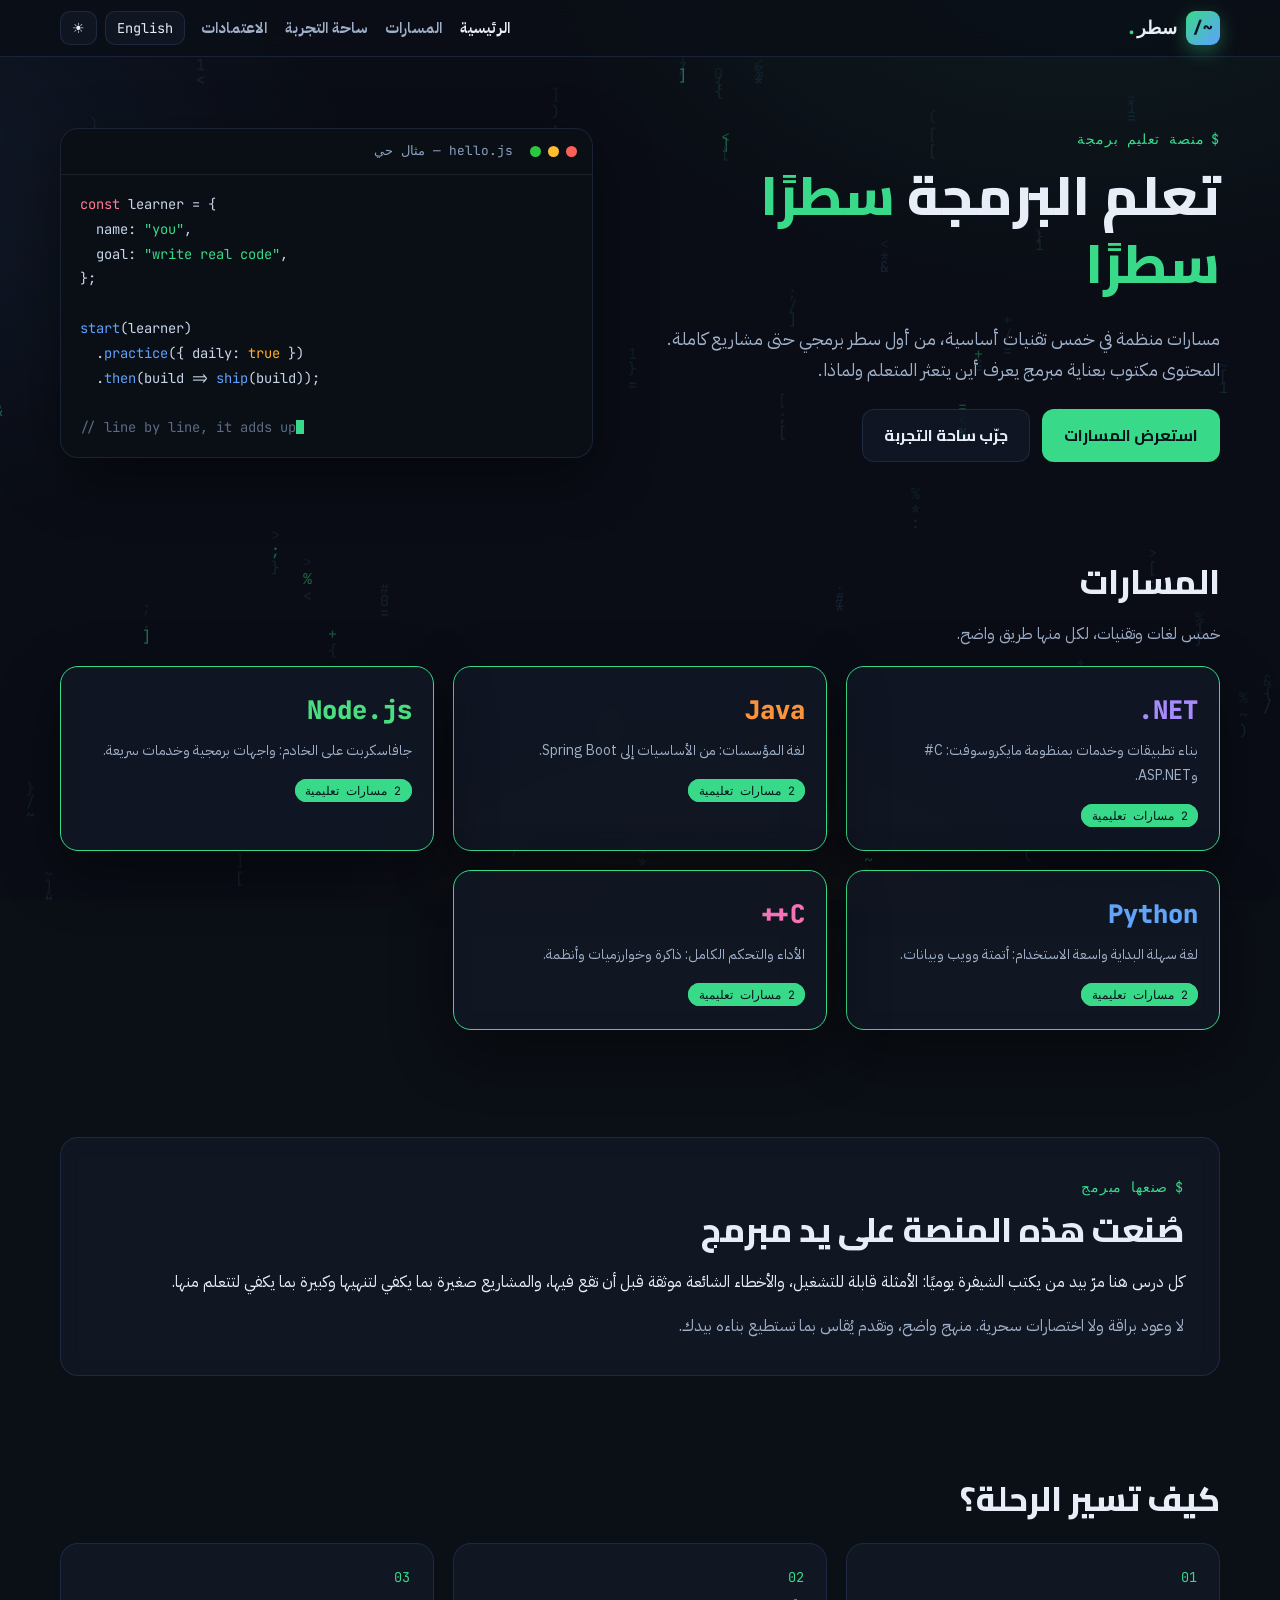
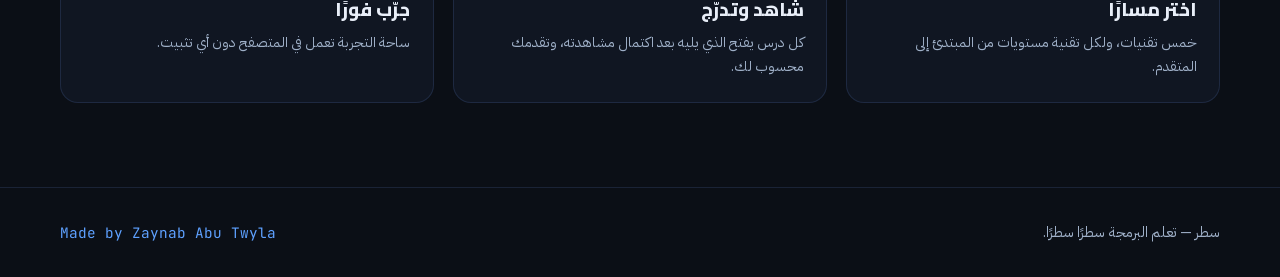
<file: index.html>
<!doctype html>
<html lang="ar" dir="rtl">
<head>
<meta charset="utf-8">
<meta name="viewport" content="width=device-width, initial-scale=1">
<title>سطر — تعلم البرمجة سطرًا سطرًا</title>
<meta name="description" content="منصة تعليم برمجة بمسارات منظمة في خمس تقنيات: .NET وجافا وNode.js وبايثون وC++.">
<script>try{var _l=JSON.parse(localStorage.getItem('satr_lang')||'"ar"');document.documentElement.lang=_l;document.documentElement.dir=_l==='ar'?'rtl':'ltr';}catch(e){}</script>
<link rel="stylesheet" href="assets/fonts/fonts.css">
<link rel="stylesheet" href="assets/css/style.css">
</head>
<body data-page="index" data-theme="dark">
<script>try{document.body.dataset.theme=JSON.parse(localStorage.getItem('satr_theme')||'"dark"')}catch(e){}</script>
<main class="wrap">
  <section class="hero">
    <div>
      <span class="kicker" data-t="hero.kicker">منصة تعليم برمجة</span>
      <h1 id="heroTitle"></h1>
      <p class="lede" id="heroLede"></p>
      <div class="hero-cta">
        <a class="btn btn-acc" href="courses.html" id="cta1"></a>
        <a class="btn btn-ghost" href="playground.html" id="cta2"></a>
      </div>
    </div>
    <div class="term" aria-label="code example">
      <div class="term-bar"><span class="dot r"></span><span class="dot y"></span><span class="dot g"></span><span class="term-title" id="termTitle"></span></div>
      <pre id="termCode"><span class="tk-k">const</span> learner = {
  name: <span class="tk-s">"you"</span>,
  goal: <span class="tk-s">"write real code"</span>,
};

<span class="tk-f">start</span>(learner)
  .<span class="tk-f">practice</span>({ daily: <span class="tk-n">true</span> })
  .<span class="tk-f">then</span>(build =&gt; <span class="tk-f">ship</span>(build));

<span class="tk-c">// line by line, it adds up</span><span class="caret"></span></pre>
    </div>
  </section>

  <section id="tracksSec">
    <h2 id="tracksH"></h2>
    <p class="muted" id="tracksSub"></p>
    <div class="grid g3" id="tracksGrid" style="margin-top:1.4rem"></div>
  </section>

  <section id="storySec">
    <div class="card" style="padding:2.2rem">
      <span class="kicker" id="storyKick"></span>
      <h2 id="storyT"></h2>
      <p id="storyP1"></p>
      <p class="muted" id="storyP2" style="margin-bottom:0"></p>
    </div>
  </section>

  <section>
    <h2 id="howH"></h2>
    <div class="story" id="stepsGrid" style="margin-top:1.4rem"></div>
  </section>
</main>
<script src="assets/js/data.js"></script>
<script src="assets/js/i18n.js"></script>
<script src="assets/js/app.js"></script>
<script>
window.PAGE_INIT=function(){
  const A=window.SATR_APP,t=A.T(),esc=A.esc;
  document.title=(A.lang()==='ar'?'سطر':'Satr')+' — '+t.tagline;
  document.getElementById('heroTitle').innerHTML=t.hero.title.replace('<em>','<em style="color:var(--acc);font-style:normal">');
  document.getElementById('heroLede').textContent=t.hero.lede;
  document.getElementById('cta1').textContent=t.hero.cta1;
  document.getElementById('cta2').textContent=t.hero.cta2;
  document.getElementById('termTitle').textContent=t.terminal.title;
  document.getElementById('tracksH').textContent=t.sections.tracks;
  document.getElementById('tracksSub').textContent=t.sections.tracksSub;
  const L=A.lang();
  document.getElementById('tracksGrid').innerHTML=window.SATR.tracks.map(tr=>{
    const count=window.SATR.courses.filter(c=>c.track===tr.id).length;
    return `<a class="card hov" href="courses.html?track=${tr.id}" style="color:inherit">
      <div class="mono" style="font-size:1.6rem;font-weight:800;color:${tr.color}">${esc(tr.name)}</div>
      <p class="muted small" style="margin:.4rem 0 .8rem">${esc(tr.blurb[L])}</p>
      <span class="tag on">${count} ${A.lang()==='ar'?'مسارات تعليمية':'courses'}</span></a>`;
  }).join('');
  document.getElementById('storyKick').textContent=t.sections.story;
  document.getElementById('storyT').textContent=t.story.title;
  document.getElementById('storyP1').textContent=t.story.p1;
  document.getElementById('storyP2').textContent=t.story.p2;
  document.getElementById('howH').textContent=t.sections.how;
  document.getElementById('stepsGrid').innerHTML=t.steps.map(s=>`<div class="step"><h3>${esc(s.t)}</h3><p class="muted small" style="margin:0">${esc(s.d)}</p></div>`).join('');
};
</script>
</body>
</html>
</file>
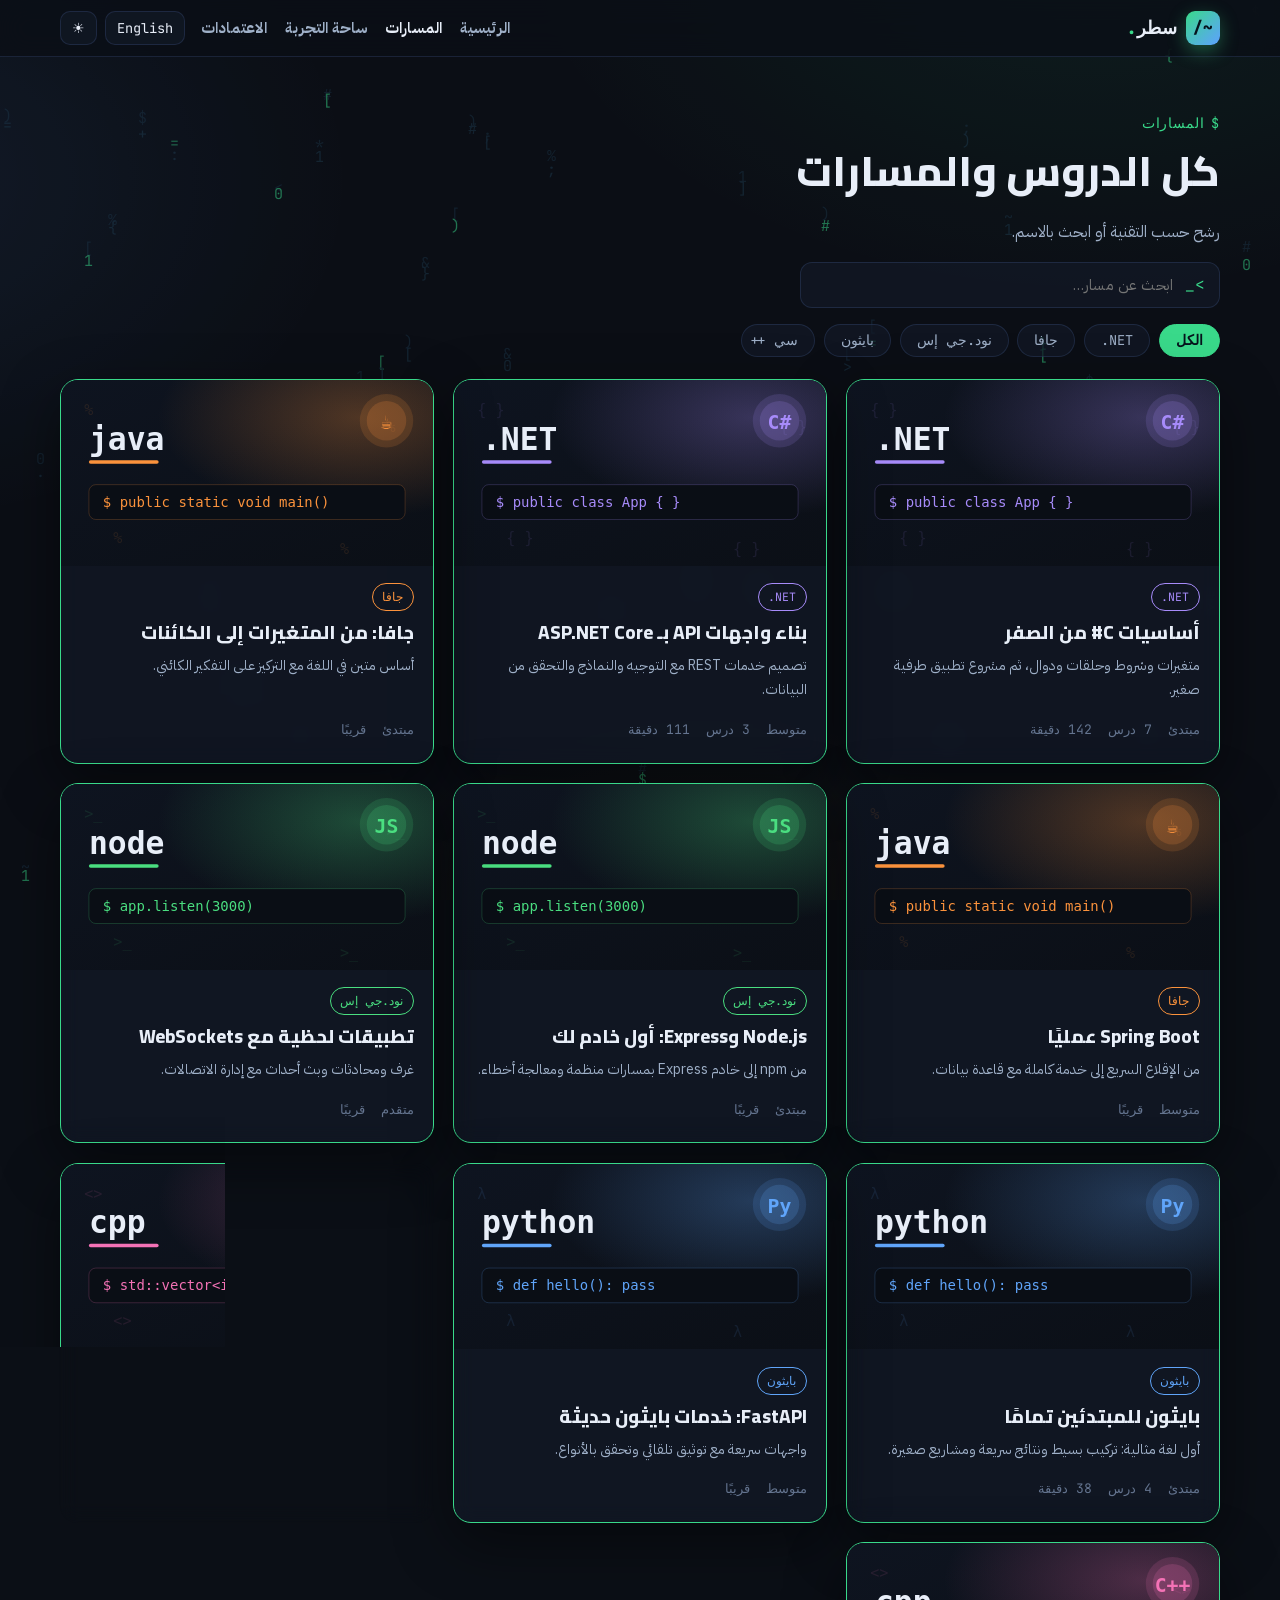
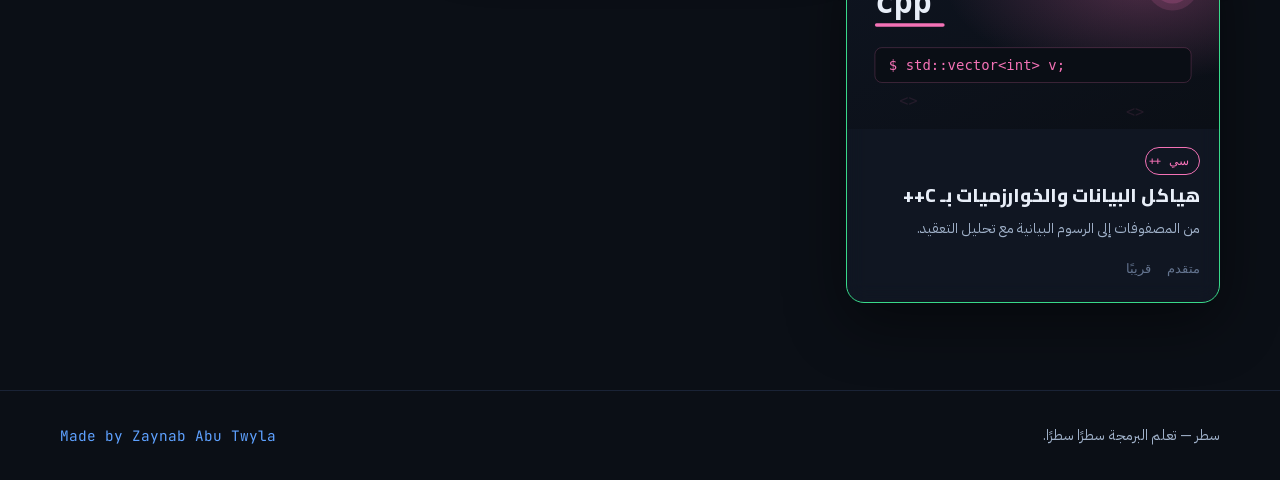
<file: course.html>
<!doctype html>
<html lang="ar" dir="rtl">
<head>
<meta charset="utf-8">
<meta name="viewport" content="width=device-width, initial-scale=1">
<title>المسار — سطر</title>
<script>try{var _l=JSON.parse(localStorage.getItem('satr_lang')||'"ar"');document.documentElement.lang=_l;document.documentElement.dir=_l==='ar'?'rtl':'ltr';}catch(e){}</script>
<link rel="stylesheet" href="assets/fonts/fonts.css">
<link rel="stylesheet" href="assets/css/style.css">
</head>
<body data-page="courses" data-theme="dark">
<script>try{document.body.dataset.theme=JSON.parse(localStorage.getItem('satr_theme')||'"dark"')}catch(e){}</script>
<main class="wrap" id="main"></main>
<script src="assets/js/data.js"></script>
<script src="assets/js/i18n.js"></script>
<script src="assets/js/app.js"></script>
<script>
window.PAGE_INIT=function(){
  const A=window.SATR_APP,t=A.T(),esc=A.esc,L=A.lang();
  const id=new URLSearchParams(location.search).get('id');
  const c=window.SATR.courses.find(x=>x.id===id);
  if(!c){location.replace('courses.html');return}
  const tr=A.trackOf(c.track), tt=A.totals(c);
  const fl=A.flatLessons(c);
  const pct=A.coursePct(c);
  const firstOpen=fl.find(l=>A.isUnlocked(c,l.flat)&&!A.prog.get(c.id,l.flat).done);
  const startLabel=pct>0?t.course.continueFrom:t.course.enroll;
  document.title=c.title[L]+' — '+t.brand;
  const hl=s=>{
    const strs=[];
    let out=esc(s).replace(/(&quot;.*?&quot;|"[^"\n]*"|'[^'\n]*')/g,m=>{strs.push(m);return '\u0001'+String.fromCharCode(65+strs.length-1)+'\u0001';});
    out=out.replace(/\b(const|let|function|return|import|from|export|new|static|void|public|private|int|string|for|while|if|else|using|namespace|def|async|await|record|this|true|false|null|None)\b/g,'<span class="tk-k">$1</span>')
           .replace(/\b(\d+(?:\.\d+)?)\b/g,'<span class="tk-n">$1</span>');
    return out.replace(/\u0001([A-Z])\u0001/g,(m,ch)=>'<span class="tk-s">'+strs[ch.charCodeAt(0)-65]+'</span>');
  };
  document.getElementById('main').innerHTML=`
  <section>
    <a href="courses.html" class="mono small">&larr; ${esc(t.course.back)}</a>
    <div class="detail-head" style="margin-top:1.2rem">
      <div>
        <span class="tag" style="border-color:${tr.color};color:${tr.color}">${esc(tr[L]||tr.name)}</span>
        <h1 style="margin:.6rem 0 .4rem">${esc(c.title[L])}</h1>
        <p class="muted">${esc(c.desc[L])}</p>
        <div class="meta" style="margin:.6rem 0 .8rem;padding:0">
          <span>${esc(t.course.level)}: ${esc(c.level[L])}</span>
          ${tt.lessons?`<span>${tt.lessons} ${esc(t.course.lessons)}</span><span>${esc(t.course.total)}: ~${tt.mins} ${esc(t.course.mins)}</span>`:`<span>${esc(t.course.soon)}</span>`}
        </div>
        ${pct===null?'':`<div class="cprog-block">
          <div class="cprog-label"><span>${esc(t.course.progress)}</span><span class="mono">${pct}%</span></div>
          <div class="cprog"><i style="width:${pct}%"></i></div>
        </div>`}
        <h2 style="font-size:1.3rem;margin-top:1.6rem">${esc(t.course.syllabus)}</h2>
        <div class="syllabus" id="syl"></div>
      </div>
      <div>
        <img src="assets/img/cover-${c.track}.svg" alt="" style="border-radius:var(--r);border:1px solid var(--card-brd);width:100%">
        ${c.ytCourse?`<div class="card" style="margin-top:1rem">
          <h3 style="margin:0 0 .6rem;font-size:1.05rem">${esc(t.course.fullVideo)}</h3>
          <div class="yt-mount"><iframe src="https://www.youtube.com/embed/${c.ytCourse.id}?rel=0" title="${esc(c.title[L])}" allow="accelerometer; autoplay; clipboard-write; encrypted-media; gyroscope; picture-in-picture" allowfullscreen></iframe></div>
          <div class="src-note">${esc(t.lesson.source)}: <a href="https://www.youtube.com/watch?v=${c.ytCourse.id}" target="_blank" rel="noopener">${esc(c.ytCourse.src)}</a></div>
        </div>`:''}
        <div class="card" style="margin-top:1rem">
          <a class="btn btn-acc" href="lesson.html?course=${c.id}&l=${firstOpen?firstOpen.flat:0}" style="width:100%;justify-content:center">${esc(startLabel)}</a>
          <a class="btn btn-ghost" href="playground.html" style="width:100%;justify-content:center;margin-top:.6rem">${esc(t.course.practice)}</a>
        </div>
      </div>
    </div>
    <h2 style="font-size:1.3rem;margin-top:2.2rem">${esc(t.course.sample)}</h2>
    <div class="codeblock">
      <div class="cb-head"><span>sample.${c.track==='cpp'?'cpp':c.track==='python'?'py':c.track==='java'?'java':c.track==='dotnet'?'cs':'js'}</span>
        <button class="copy-btn" id="copyBtn">${esc(t.course.copy)}</button></div>
      <pre id="codePre">${hl(c.sample)}</pre>
    </div>
  </section>`;
  const syl=document.getElementById('syl');
  syl.innerHTML=c.syllabus.map((u,i)=>{
    const items=u.lessons.map((l,li)=>{
      const les=fl.find(x=>x.ui===i&&x.li===li);
      const rec=A.prog.get(c.id,les.flat), open=A.isUnlocked(c,les.flat);
      const state=rec.done?`<span class="ls done">✓ ${esc(t.course.done)}</span>`
        :!les.yt?`<span class="ls soon">${esc(t.course.soon)}</span>`
        :!open?`<span class="ls locked">🔒</span>`
        :rec.pct>0?`<span class="ls wip">${Math.round(rec.pct)}%</span>`:'';
      const inner=`<span class="lt">${esc(l[L==='ar'?0:1])}</span><span class="ld">${les.yt?esc(l[2]):''} ${state}</span>`;
      return `<li>${(open||!les.yt)?`<a href="lesson.html?course=${c.id}&l=${les.flat}">${inner}</a>`:`<span class="lk" title="${esc(t.course.locked)}">${inner}</span>`}</li>`;
    }).join('');
    return `<div class="unit">
      <button data-i="${i}"><span>${esc(u[L])}</span><span class="mono" style="color:var(--acc)">▾</span></button>
      <ol style="display:${i===0?'block':'none'}">${items}</ol>
    </div>`;
  }).join('');
  syl.querySelectorAll('button').forEach(b=>b.onclick=()=>{
    const ol=b.parentElement.querySelector('ol');
    ol.style.display=ol.style.display==='none'?'block':'none';
  });
  document.getElementById('copyBtn').onclick=function(){
    navigator.clipboard&&navigator.clipboard.writeText(c.sample);
    this.textContent=t.course.copied; setTimeout(()=>this.textContent=t.course.copy,1500);
  };
};
</script>
</body>
</html>
</file>
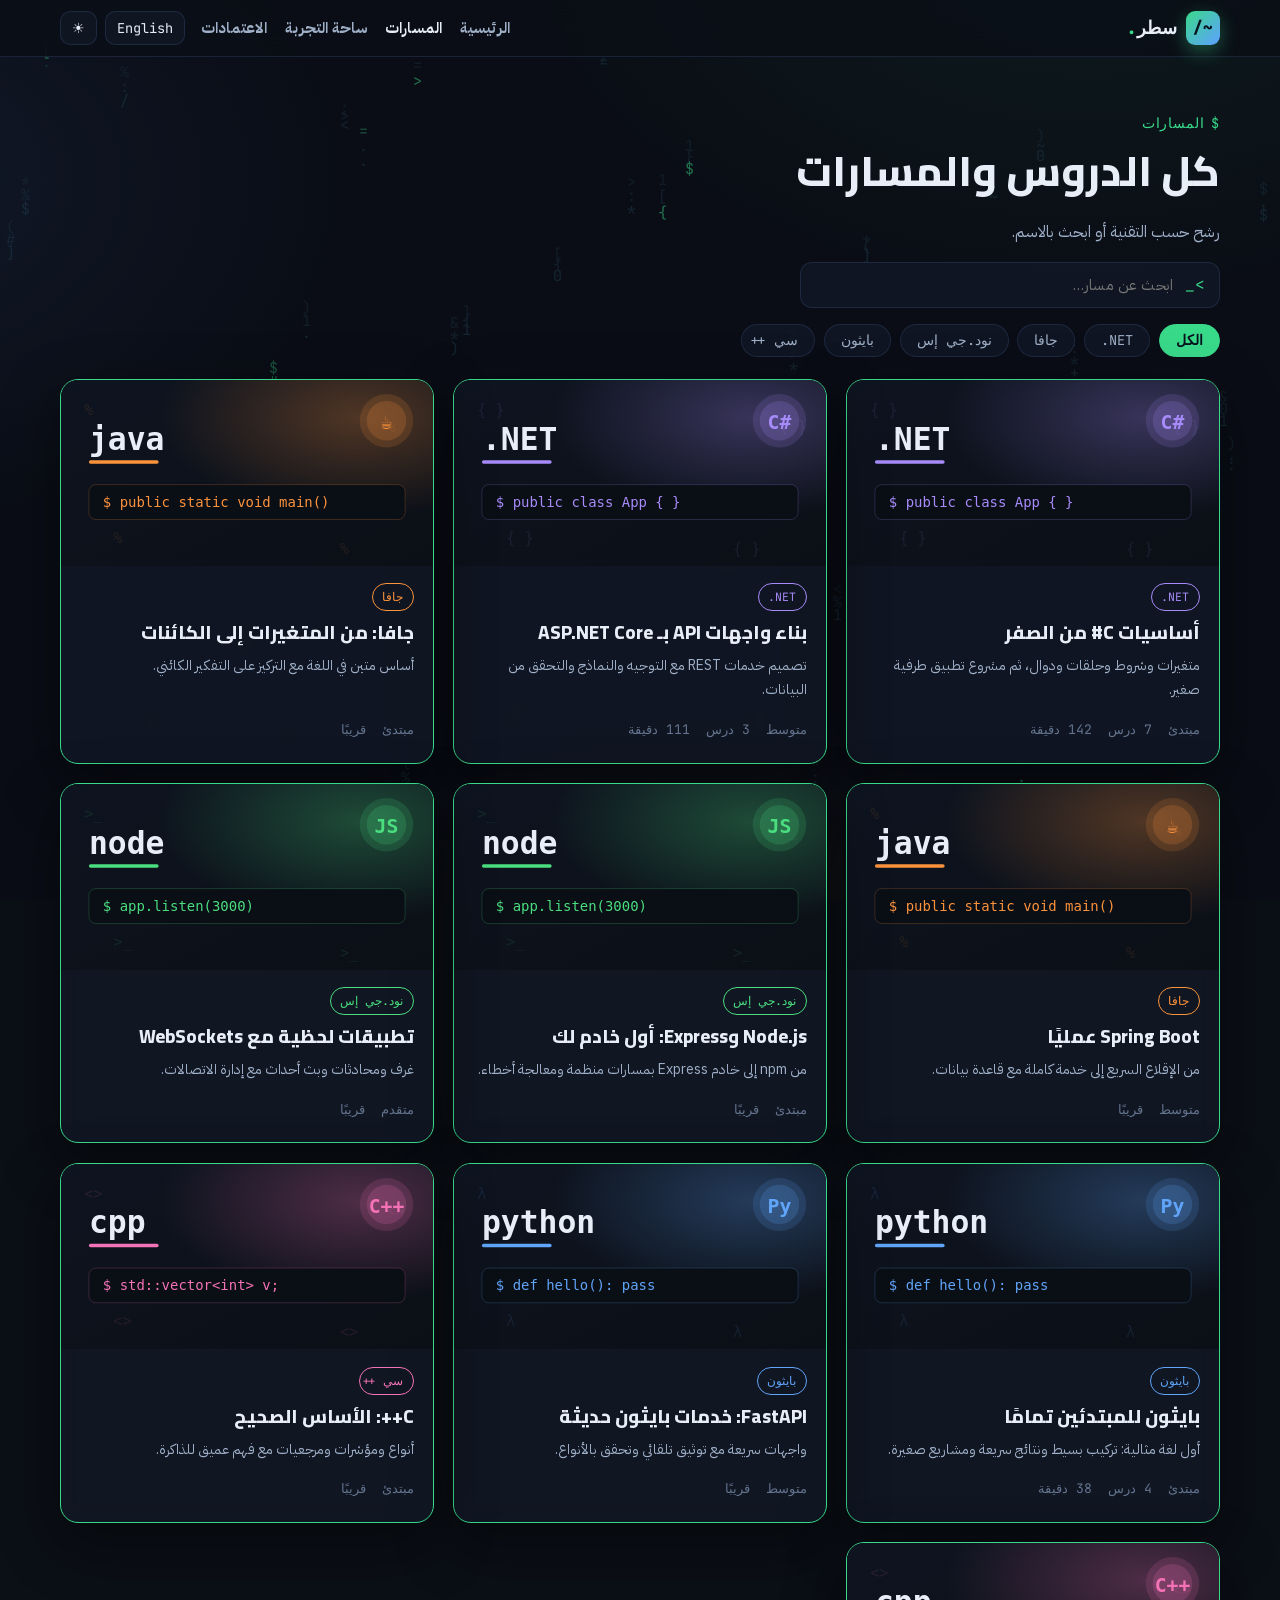
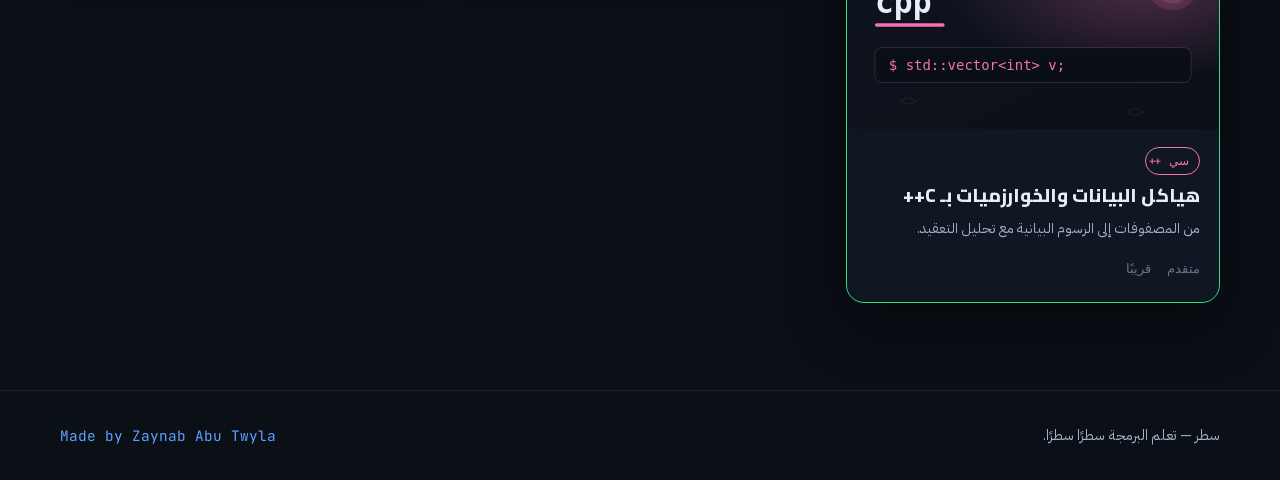
<file: courses.html>
<!doctype html>
<html lang="ar" dir="rtl">
<head>
<meta charset="utf-8">
<meta name="viewport" content="width=device-width, initial-scale=1">
<title>المسارات — سطر</title>
<meta name="description" content="كل دروس ومسارات سطر عبر خمس تقنيات: .NET وجافا وNode.js وبايثون وC++.">
<script>try{var _l=JSON.parse(localStorage.getItem('satr_lang')||'"ar"');document.documentElement.lang=_l;document.documentElement.dir=_l==='ar'?'rtl':'ltr';}catch(e){}</script>
<link rel="stylesheet" href="assets/fonts/fonts.css">
<link rel="stylesheet" href="assets/css/style.css">
</head>
<body data-page="courses" data-theme="dark">
<script>try{document.body.dataset.theme=JSON.parse(localStorage.getItem('satr_theme')||'"dark"')}catch(e){}</script>
<main class="wrap">
  <section>
    <span class="kicker" id="kick"></span>
    <h1 id="h" style="font-size:clamp(1.6rem,4.4vw,2.6rem)"></h1>
    <p class="muted" id="sub"></p>
    <div class="search" style="margin-top:1rem"><span class="mono" style="color:var(--acc)">&gt;_</span><input id="q" type="search"></div>
    <div class="chips" id="chips"></div>
    <div class="grid g3" id="grid"></div>
    <div class="empty" id="empty" style="display:none"></div>
  </section>
</main>
<script src="assets/js/data.js"></script>
<script src="assets/js/i18n.js"></script>
<script src="assets/js/app.js"></script>
<script>
window.PAGE_INIT=function(){
  const A=window.SATR_APP,t=A.T(),esc=A.esc,L=A.lang();
  document.title=t.coursesPage.title+' — '+t.brand;
  document.getElementById('kick').textContent=t.nav.courses;
  document.getElementById('h').textContent=t.coursesPage.title;
  document.getElementById('sub').textContent=t.coursesPage.sub;
  const q=document.getElementById('q'); q.placeholder=t.coursesPage.search;
  let active=new URLSearchParams(location.search).get('track')||'all';
  const chips=document.getElementById('chips');
  function renderChips(){
    const all=[{id:'all',label:t.coursesPage.all}].concat(window.SATR.tracks.map(tr=>({id:tr.id,label:tr[L]||tr.name})));
    chips.innerHTML=all.map(c=>`<button class="chip${c.id===active?' on':''}" data-id="${c.id}">${esc(c.label)}</button>`).join('');
    chips.querySelectorAll('.chip').forEach(b=>b.onclick=()=>{active=b.dataset.id;renderChips();render();});
  }
  const grid=document.getElementById('grid'), empty=document.getElementById('empty');
  function render(){
    const needle=(q.value||'').trim().toLowerCase();
    const list=window.SATR.courses.filter(c=>
      (active==='all'||c.track===active) &&
      (!needle || c.title.ar.toLowerCase().includes(needle) || c.title.en.toLowerCase().includes(needle) || c.desc.ar.includes(needle) || c.desc.en.toLowerCase().includes(needle)));
    grid.innerHTML=list.map(A.courseCard).join('');
    empty.style.display=list.length?'none':'block';
    if(!list.length)empty.textContent=t.coursesPage.empty;
  }
  q.addEventListener('input',render);
  renderChips(); render();
};
</script>
</body>
</html>
</file>
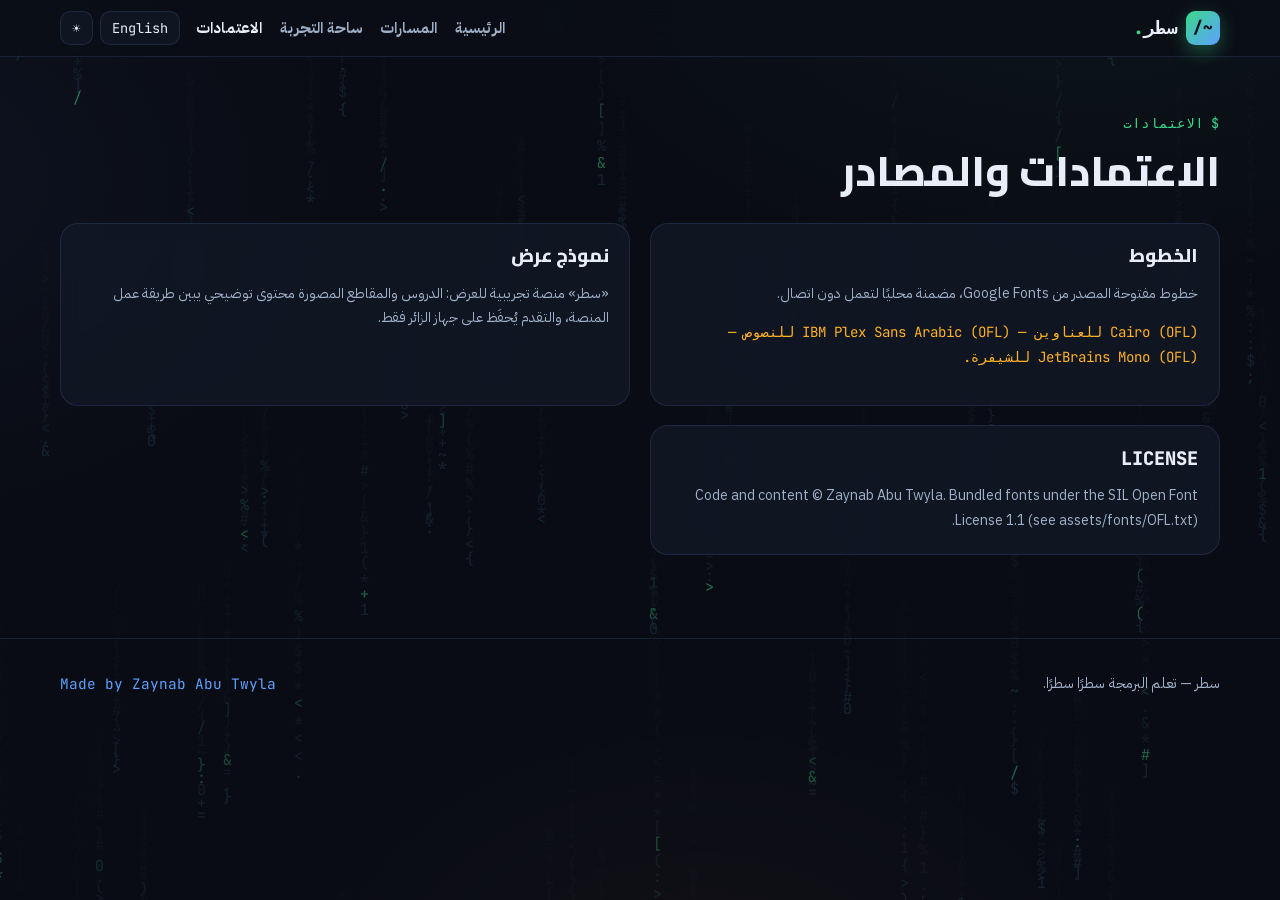
<file: credits.html>
<!doctype html>
<html lang="ar" dir="rtl">
<head>
<meta charset="utf-8">
<meta name="viewport" content="width=device-width, initial-scale=1">
<title>الاعتمادات — سطر</title>
<script>try{var _l=JSON.parse(localStorage.getItem('satr_lang')||'"ar"');document.documentElement.lang=_l;document.documentElement.dir=_l==='ar'?'rtl':'ltr';}catch(e){}</script>
<link rel="stylesheet" href="assets/fonts/fonts.css">
<link rel="stylesheet" href="assets/css/style.css">
</head>
<body data-page="credits" data-theme="dark">
<script>try{document.body.dataset.theme=JSON.parse(localStorage.getItem('satr_theme')||'"dark"')}catch(e){}</script>
<main class="wrap">
  <section>
    <span class="kicker" id="kick"></span>
    <h1 id="h" style="font-size:clamp(1.6rem,4.4vw,2.6rem)"></h1>
    <div class="grid g2" style="margin-top:1.6rem">
      <div class="card cred">
        <h3 id="fH"></h3>
        <p class="muted small" id="fN"></p>
        <p class="small mono" id="fL" style="color:var(--acc2)"></p>
      </div>
      <div class="card cred">
        <h3 id="dH"></h3>
        <p class="muted small" id="dN" style="margin-bottom:0"></p>
      </div>
      <div class="card cred">
        <h3 style="font-family:var(--mono)">LICENSE</h3>
        <p class="muted small" style="margin-bottom:0">Code and content © Zaynab Abu Twyla. Bundled fonts under the SIL Open Font License 1.1 (see assets/fonts/OFL.txt).</p>
      </div>
    </div>
  </section>
</main>
<script src="assets/js/data.js"></script>
<script src="assets/js/i18n.js"></script>
<script src="assets/js/app.js"></script>
<script>
window.PAGE_INIT=function(){
  const A=window.SATR_APP,t=A.T();
  document.title=t.credits.title+' — '+t.brand;
  document.getElementById('kick').textContent=t.nav.credits;
  document.getElementById('h').textContent=t.credits.title;
  document.getElementById('fH').textContent=t.credits.fonts;
  document.getElementById('fN').textContent=t.credits.fontsNote;
  document.getElementById('fL').textContent=t.credits.fontsList;
  document.getElementById('dH').textContent=t.credits.demo;
  document.getElementById('dN').textContent=t.credits.demoNote;
};
</script>
</body>
</html>
</file>
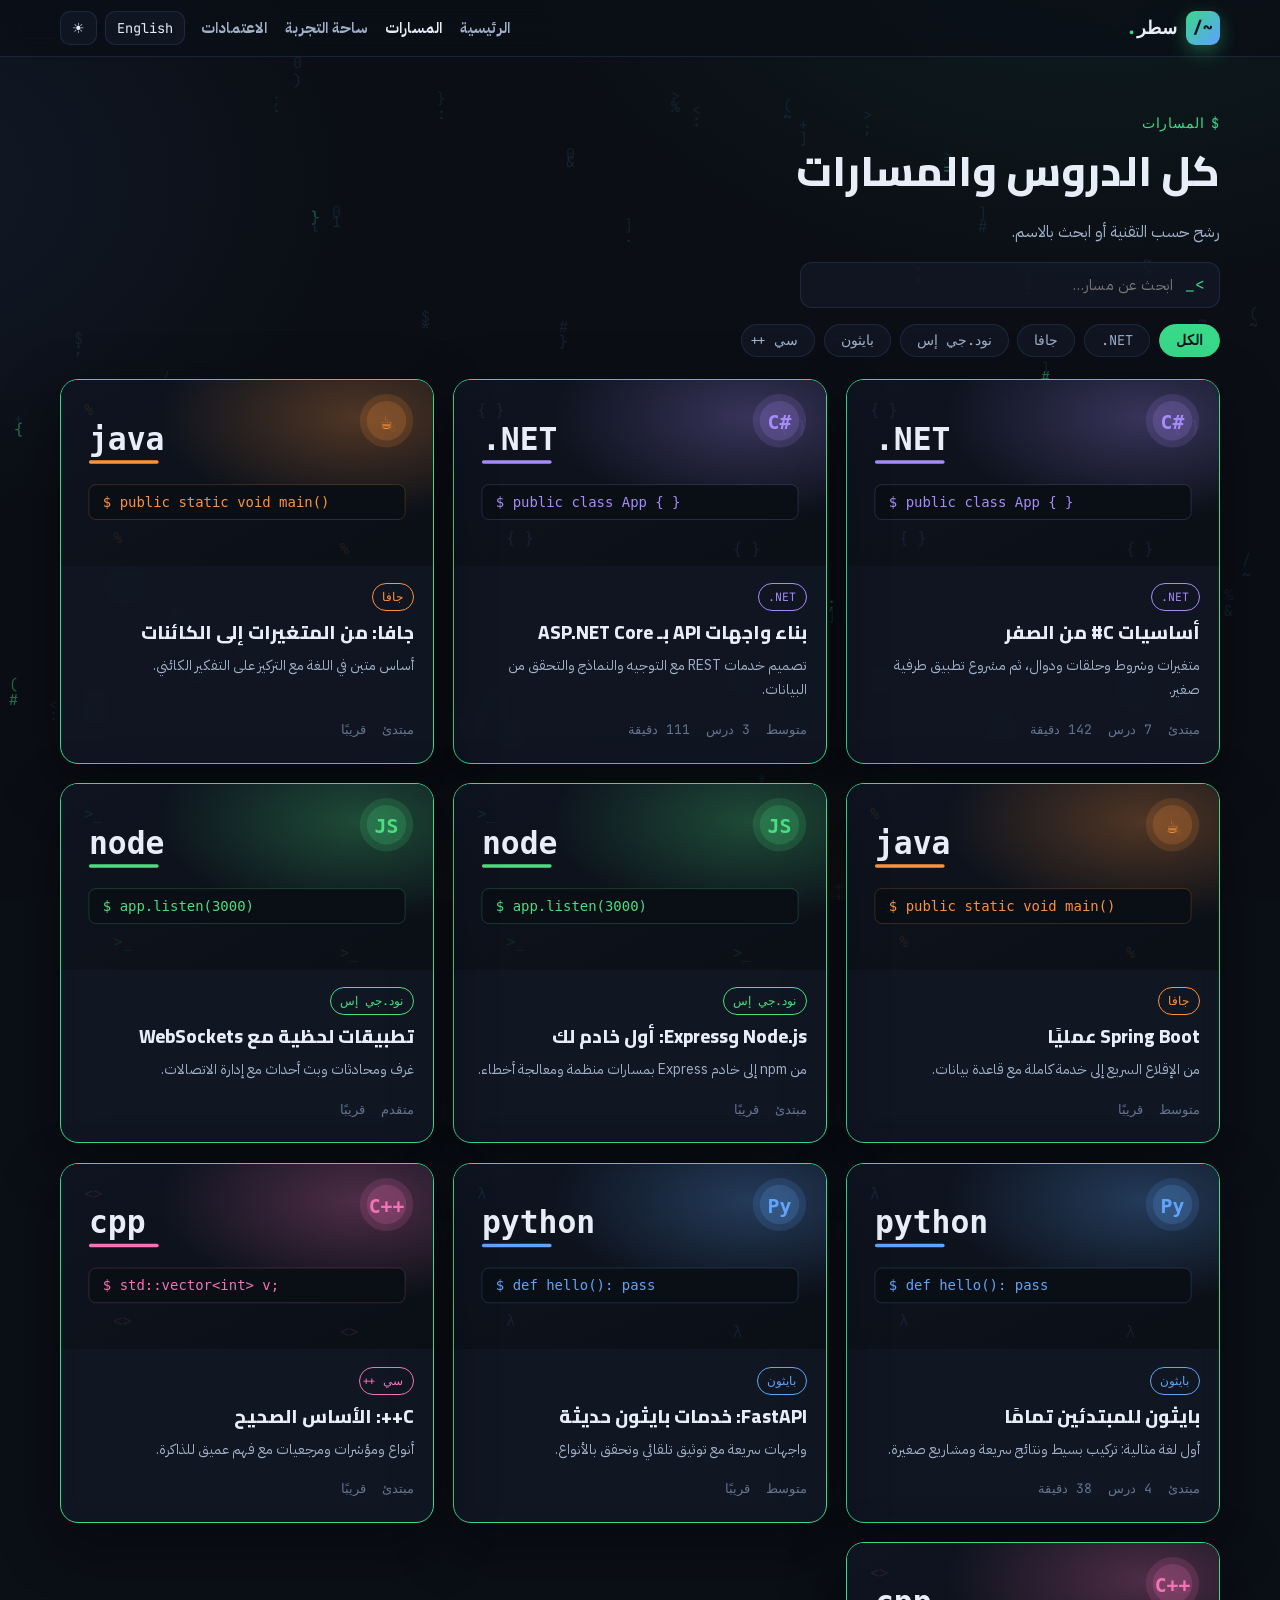
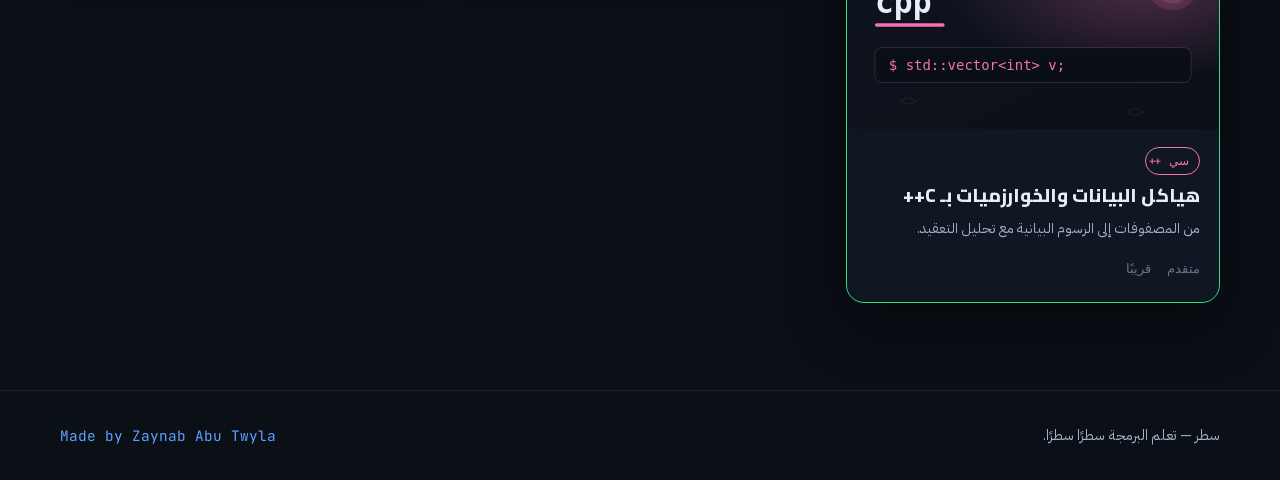
<file: lesson.html>
<!doctype html>
<html lang="ar" dir="rtl">
<head>
<meta charset="utf-8">
<meta name="viewport" content="width=device-width, initial-scale=1">
<title>الدرس — سطر</title>
<script>try{var _l=JSON.parse(localStorage.getItem('satr_lang')||'"ar"');document.documentElement.lang=_l;document.documentElement.dir=_l==='ar'?'rtl':'ltr';}catch(e){}</script>
<link rel="stylesheet" href="assets/fonts/fonts.css">
<link rel="stylesheet" href="assets/css/style.css">
</head>
<body data-page="courses" data-theme="dark">
<script>try{document.body.dataset.theme=JSON.parse(localStorage.getItem('satr_theme')||'"dark"')}catch(e){}</script>
<main class="wrap" id="main"></main>
<script src="assets/js/data.js"></script>
<script src="assets/js/i18n.js"></script>
<script src="assets/js/app.js"></script>
<script>
window.PAGE_INIT=function(){
  const A=window.SATR_APP,t=A.T(),esc=A.esc,L=A.lang();
  const q=new URLSearchParams(location.search);
  const c=window.SATR.courses.find(x=>x.id===q.get('course'));
  const main=document.getElementById('main');
  if(!c){location.replace('courses.html');return}
  const tr=A.trackOf(c.track);
  const fl=A.flatLessons(c);
  const idx=parseInt(q.get('l')||'0',10);
  const les=fl[idx];
  if(!les){location.replace('course.html?id='+c.id);return}
  // قفل تتابعي: الدرس يفتح فقط بعد إكمال الذي قبله
  if(!A.isUnlocked(c,idx)){
    main.innerHTML=`<section>
      <a href="course.html?id=${c.id}" class="mono small">&larr; ${esc(t.lesson.back)}</a>
      <div class="card" style="margin-top:1.4rem;text-align:center;padding:3rem 1.6rem">
        <h2>${esc(t.lesson.lockedTitle)}</h2>
        <p class="muted">${esc(t.lesson.lockedBody)}</p>
        <a class="btn btn-acc" href="course.html?id=${c.id}" style="margin-top:.6rem">${esc(t.lesson.backToCourse)}</a>
      </div>
    </section>`;
    return;
  }
  const prev=fl[idx-1], next=fl[idx+1];
  const rec0=A.prog.get(c.id,idx);
  document.title=les[L]+' — '+c.title[L]+' — '+t.brand;
  const listHtml=fl.map(x=>{
    const r=A.prog.get(c.id,x.flat), open=A.isUnlocked(c,x.flat);
    const state=r.done?'✓':!x.yt?esc(t.lesson.soonTag):!open?'🔒':r.pct>0?Math.round(r.pct)+'%':'';
    const inner=`<span class="lt">${esc(x[L])}</span><span class="ld">${x.yt?esc(x.dur):''} <span class="ls ${r.done?'done':!open?'locked':'wip'}">${state}</span></span>`;
    const cls=x.flat===idx?' class="cur"':'';
    return `<li${cls}>${open?`<a href="lesson.html?course=${c.id}&l=${x.flat}">${inner}</a>`:`<span class="lk">${inner}</span>`}</li>`;
  }).join('');
  main.innerHTML=`
  <section>
    <a href="course.html?id=${c.id}" class="mono small">&larr; ${esc(t.lesson.back)}</a>
    <div class="lesson-grid" style="margin-top:1.2rem">
      <div>
        <span class="tag" style="border-color:${tr.color};color:${tr.color}">${esc(tr[L]||tr.name)}</span>
        <h1 style="font-size:clamp(1.3rem,3.4vw,1.9rem);margin:.5rem 0 .2rem">${esc(les[L])}</h1>
        <p class="muted small" style="margin-top:0">${esc(c.title[L])} · ${esc(t.lesson.unit)}: ${esc(les['unit'+(L==='ar'?'Ar':'En')])} · ${les.yt?esc(les.dur):esc(t.lesson.soonTag)}</p>
        ${les.yt
          ?`<div class="video-shell"><div id="yt-mount" class="yt-mount"></div></div>
            <div class="src-note">${esc(t.lesson.source)}: <a href="https://www.youtube.com/watch?v=${les.yt}" target="_blank" rel="noopener">${esc(les.vsrc||'YouTube')}</a></div>`
          :`<div class="video-shell soon-shell"><div class="soon-note">🎬 ${esc(t.lesson.soon)}</div></div>`}
        <div class="watch-row">
          <div class="cprog-label"><span id="watchPct"></span><span id="watchState" class="mono"></span></div>
          <div class="cprog"><i id="watchFill" style="width:0%"></i></div>
        </div>
        <div class="lesson-nav">
          ${prev?`<a class="btn btn-ghost" href="lesson.html?course=${c.id}&l=${prev.flat}">&rarr; ${esc(t.lesson.prev)}</a>`:'<span></span>'}
          ${next?`<a class="btn btn-acc" id="nextBtn" href="lesson.html?course=${c.id}&l=${next.flat}">${esc(t.lesson.next)} &larr;</a>`:''}
        </div>
        <p class="muted small" id="lockHint" style="display:none;margin-top:.4rem">${esc(t.lesson.nextLocked)}</p>
      </div>
      <aside class="card lesson-list-card">
        <h3 style="font-size:1.05rem;margin-top:0">${esc(t.lesson.list)}</h3>
        <ol class="lesson-side">${listHtml}</ol>
      </aside>
    </div>
  </section>`;
  const nextBtn=document.getElementById('nextBtn');
  const paint=rec=>{
    const pct=Math.min(100,Math.round(rec.pct));
    document.getElementById('watchFill').style.width=(les.yt?pct:0)+'%';
    document.getElementById('watchPct').textContent=les.yt?t.lesson.watch.replace('{pct}',pct):t.lesson.soon;
    const st=document.getElementById('watchState');
    st.textContent=rec.done?t.lesson.complete:'';
    st.style.color=rec.done?'var(--acc)':'';
    if(nextBtn){
      if(rec.done||!les.yt){nextBtn.classList.remove('off');nextBtn.removeAttribute('aria-disabled');document.getElementById('lockHint').style.display='none';}
      else{nextBtn.classList.add('off');nextBtn.setAttribute('aria-disabled','true');}
    }
  };
  if(nextBtn)nextBtn.onclick=e=>{
    if(nextBtn.classList.contains('off')){e.preventDefault();document.getElementById('lockHint').style.display='block';}
  };
  paint(rec0);
  if(les.yt)A.watchYt('yt-mount',les,c.id,idx,paint);
};
</script>
</body>
</html>
</file>
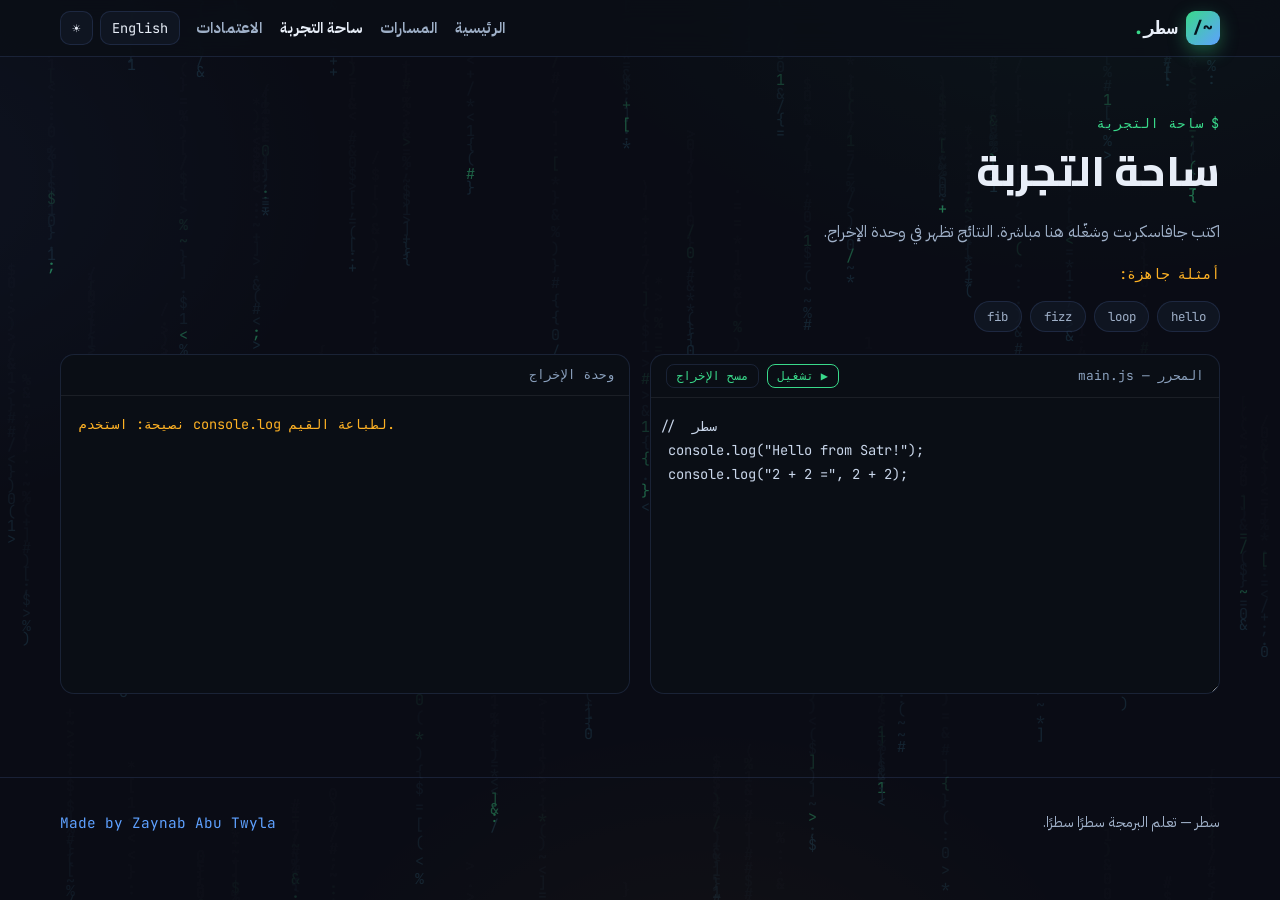
<file: playground.html>
<!doctype html>
<html lang="ar" dir="rtl">
<head>
<meta charset="utf-8">
<meta name="viewport" content="width=device-width, initial-scale=1">
<title>ساحة التجربة — سطر</title>
<meta name="description" content="محرر جافاسكربت يعمل داخل المتصفح مع وحدة إخراج فورية.">
<script>try{var _l=JSON.parse(localStorage.getItem('satr_lang')||'"ar"');document.documentElement.lang=_l;document.documentElement.dir=_l==='ar'?'rtl':'ltr';}catch(e){}</script>
<link rel="stylesheet" href="assets/fonts/fonts.css">
<link rel="stylesheet" href="assets/css/style.css">
</head>
<body data-page="playground" data-theme="dark">
<script>try{document.body.dataset.theme=JSON.parse(localStorage.getItem('satr_theme')||'"dark"')}catch(e){}</script>
<main class="wrap">
  <section>
    <span class="kicker" id="kick"></span>
    <h1 id="h" style="font-size:clamp(1.6rem,4.4vw,2.6rem)"></h1>
    <p class="muted" id="sub"></p>
    <p class="small" style="margin-top:.6rem"><span class="mono" style="color:var(--acc2)" id="snipsLabel"></span></p>
    <div class="snippets" id="snips"></div>
    <div class="pg">
      <div class="pg-pane">
        <div class="pg-head"><span id="edLabel"></span>
          <span><button class="copy-btn" id="runBtn" style="color:var(--acc);border-color:var(--acc)"></button>
          <button class="copy-btn" id="clearBtn"></button></span></div>
        <textarea id="editor" spellcheck="false"></textarea>
      </div>
      <div class="pg-pane">
        <div class="pg-head"><span id="conLabel"></span></div>
        <div class="console" id="console"></div>
      </div>
    </div>
  </section>
</main>
<script src="assets/js/data.js"></script>
<script src="assets/js/i18n.js"></script>
<script src="assets/js/app.js"></script>
<script>
window.PAGE_INIT=function(){
  const A=window.SATR_APP,t=A.T(),esc=A.esc;
  document.title=t.pg.title+' — '+t.brand;
  document.getElementById('kick').textContent=t.nav.playground;
  document.getElementById('h').textContent=t.pg.title;
  document.getElementById('sub').textContent=t.pg.sub;
  document.getElementById('edLabel').textContent=t.pg.editor+' — main.js';
  document.getElementById('conLabel').textContent=t.pg.console;
  document.getElementById('runBtn').textContent='▶ '+t.pg.run;
  document.getElementById('clearBtn').textContent=t.pg.clear;
  document.getElementById('snipsLabel').textContent=t.pg.snippets+':';
  const snippets={
    hello:'// '+t.brand+'\nconsole.log("Hello from Satr!");\nconsole.log("2 + 2 =", 2 + 2);',
    loop:'const langs = ["Python", "Java", "C++", ".NET", "Node"];\nfor (const l of langs) {\n  console.log("Learning", l);\n}\nconsole.log("Total:", langs.length);',
    fizz:'for (let i = 1; i <= 15; i++) {\n  if (i % 15 === 0) console.log("FizzBuzz");\n  else if (i % 3 === 0) console.log("Fizz");\n  else if (i % 5 === 0) console.log("Buzz");\n  else console.log(i);\n}',
    fib:'function fib(n) {\n  const out = [0, 1];\n  for (let i = 2; i < n; i++)\n    out.push(out[i-1] + out[i-2]);\n  return out;\n}\nconsole.log(fib(10).join(", "));'
  };
  const editor=document.getElementById('editor'), con=document.getElementById('console'), snips=document.getElementById('snips');
  Object.keys(snippets).forEach(k=>{
    const b=document.createElement('button'); b.className='snip'; b.textContent=k;
    b.onclick=()=>{editor.value=snippets[k]}; snips.appendChild(b);
  });
  editor.value=A.store.get('satr_pg', snippets.hello);
  editor.addEventListener('input',()=>A.store.set('satr_pg',editor.value));
  function line(txt,cls){const d=document.createElement('div');if(cls)d.className=cls;d.textContent=txt;con.appendChild(d);}
  function run(){
    con.innerHTML='';
    const code=editor.value;
    try{
      const logs=[];
      const fake={log:(...a)=>logs.push({cls:'',v:a.map(fmt).join(' ')}),warn:(...a)=>logs.push({cls:'warn',v:a.map(fmt).join(' ')}),error:(...a)=>logs.push({cls:'err',v:a.map(fmt).join(' ')})};
      function fmt(x){ if(typeof x==='string')return x; try{return JSON.stringify(x)}catch(e){return String(x)} }
      new Function('console', '"use strict";\n'+code)(fake);
      if(!logs.length)line(A.lang()==='ar'?'(لا مخرجات — استخدم console.log)':'(no output — use console.log)','warn');
      logs.forEach(l=>line(l.v,l.cls));
      line(A.lang()==='ar'?'— انتهى التنفيذ بنجاح':'— finished OK','ok');
    }catch(err){ line(String(err),'err'); }
    con.scrollTop=con.scrollHeight;
  }
  document.getElementById('runBtn').onclick=run;
  document.getElementById('clearBtn').onclick=()=>{con.innerHTML=''};
  editor.addEventListener('keydown',e=>{if((e.ctrlKey||e.metaKey)&&e.key==='Enter'){e.preventDefault();run();}
    if(e.key==='Tab'){e.preventDefault();const s=editor.selectionStart;editor.setRangeText('  ',s,editor.selectionEnd,'end');}});
  line(t.pg.tip,'warn');
};
</script>
</body>
</html>
</file>
<file: assets/fonts/fonts.css>
@font-face{font-family:'Cairo';font-style:normal;font-weight:200 1000;font-display:swap;src:url(cairo-200-1000-arabic.woff2) format('woff2');unicode-range:U+0600-06FF,U+0750-077F,U+0870-0891,U+0897-08E1,U+08E3-08FF,U+200C-200E,U+2010-2011,U+204F,U+2E41,U+FB50-FDFF,U+FE70-FE74,U+FE76-FEFC}
@font-face{font-family:'Cairo';font-style:normal;font-weight:200 1000;font-display:swap;src:url(cairo-200-1000-latin.woff2) format('woff2');unicode-range:U+0000-00FF,U+0131,U+0152-0153,U+02BB-02BC,U+02C6,U+02DA,U+02DC,U+0304,U+0308,U+0329,U+2000-206F,U+20AC,U+2122,U+2191,U+2193,U+2212,U+2215,U+FEFF,U+FFFD}
@font-face{font-family:'Cairo';font-style:normal;font-weight:200 1000;font-display:swap;src:url(cairo-200-1000-latin-ext.woff2) format('woff2');unicode-range:U+0100-02BA,U+02BD-02C5,U+02C7-02CC,U+02CE-02D7,U+02DD-02FF,U+1E00-1E9F,U+1EF2-1EFF,U+2020,U+20A0-20AB,U+20AD-20C4,U+2113,U+2C60-2C7F,U+A720-A7FF}
@font-face{font-family:'IBM Plex Sans Arabic';font-style:normal;font-weight:400;font-display:swap;src:url(plex-400-arabic.woff2) format('woff2');unicode-range:U+0600-06FF,U+0750-077F,U+0870-0891,U+0897-08E1,U+08E3-08FF,U+200C-200E,U+2010-2011,U+204F,U+2E41,U+FB50-FDFF,U+FE70-FE74,U+FE76-FEFC}
@font-face{font-family:'IBM Plex Sans Arabic';font-style:normal;font-weight:500;font-display:swap;src:url(plex-500-arabic.woff2) format('woff2');unicode-range:U+0600-06FF,U+0750-077F,U+0870-0891,U+0897-08E1,U+08E3-08FF,U+200C-200E,U+2010-2011,U+204F,U+2E41,U+FB50-FDFF,U+FE70-FE74,U+FE76-FEFC}
@font-face{font-family:'IBM Plex Sans Arabic';font-style:normal;font-weight:700;font-display:swap;src:url(plex-700-arabic.woff2) format('woff2');unicode-range:U+0600-06FF,U+0750-077F,U+0870-0891,U+0897-08E1,U+08E3-08FF,U+200C-200E,U+2010-2011,U+204F,U+2E41,U+FB50-FDFF,U+FE70-FE74,U+FE76-FEFC}
@font-face{font-family:'IBM Plex Sans Arabic';font-style:normal;font-weight:400;font-display:swap;src:url(plex-400-latin.woff2) format('woff2');unicode-range:U+0000-00FF,U+0131,U+0152-0153,U+2000-206F,U+20AC,U+2122,U+2212}
@font-face{font-family:'IBM Plex Sans Arabic';font-style:normal;font-weight:500;font-display:swap;src:url(plex-500-latin.woff2) format('woff2');unicode-range:U+0000-00FF,U+0131,U+0152-0153,U+2000-206F,U+20AC,U+2122,U+2212}
@font-face{font-family:'IBM Plex Sans Arabic';font-style:normal;font-weight:700;font-display:swap;src:url(plex-700-latin.woff2) format('woff2');unicode-range:U+0000-00FF,U+0131,U+0152-0153,U+2000-206F,U+20AC,U+2122,U+2212}
@font-face{font-family:'JetBrains Mono';font-style:normal;font-weight:400;font-display:swap;src:url(jetbrainsmono-400-latin.woff2) format('woff2');unicode-range:U+0000-00FF,U+0131,U+0152-0153,U+2000-206F,U+20AC,U+2122,U+2212}
@font-face{font-family:'JetBrains Mono';font-style:normal;font-weight:600;font-display:swap;src:url(jetbrainsmono-600-latin.woff2) format('woff2');unicode-range:U+0000-00FF,U+0131,U+0152-0153,U+2000-206F,U+20AC,U+2122,U+2212}
@font-face{font-family:'JetBrains Mono';font-style:normal;font-weight:800;font-display:swap;src:url(jetbrainsmono-800-latin.woff2) format('woff2');unicode-range:U+0000-00FF,U+0131,U+0152-0153,U+2000-206F,U+20AC,U+2122,U+2212}
</file>
<file: assets/css/style.css>
/* سطر — Satr: code-themed education platform. Dark editor system, light theme override. */
:root{
  --bg:#0b0f16; --bg2:#0e1420; --card:rgba(19,26,40,.72); --card-brd:rgba(122,162,255,.14);
  --ink:#e8eef8; --ink2:#9fb0c8; --ink3:#64748f;
  --acc:#39d98a; --acc2:#ffb224; --acc3:#5ea1ff; --danger:#ff6b81;
  --mono:'JetBrains Mono',ui-monospace,monospace;
  --disp:'Cairo','IBM Plex Sans Arabic',system-ui,sans-serif;
  --body:'IBM Plex Sans Arabic','Cairo',system-ui,sans-serif;
  --shadow:0 20px 60px rgba(0,0,0,.45); --r:18px;
}
[data-theme=light]{
  --bg:#f4f7fc; --bg2:#eef2f9; --card:rgba(255,255,255,.78); --card-brd:rgba(20,40,80,.10);
  --ink:#0e1729; --ink2:#44546e; --ink3:#7c8aa0;
  --acc:#0f9e5e; --acc2:#c47d00; --acc3:#2563eb;
  --shadow:0 18px 44px rgba(23,43,90,.14);
}
*{box-sizing:border-box}
html{scroll-behavior:smooth}
body{margin:0;background:var(--bg);color:var(--ink);font-family:var(--body);font-size:16px;line-height:1.75;overflow-x:hidden}
body::before{content:"";position:fixed;inset:0;z-index:-2;background:
  radial-gradient(60rem 40rem at 85% -10%, rgba(57,217,138,.10), transparent 60%),
  radial-gradient(50rem 36rem at -10% 20%, rgba(94,161,255,.10), transparent 60%),
  radial-gradient(44rem 34rem at 55% 115%, rgba(255,178,36,.07), transparent 60%), var(--bg)}
#rain{position:fixed;inset:0;z-index:-1;opacity:.5;pointer-events:none}
[data-theme=light] #rain{opacity:.25}
img{max-width:100%;display:block}
a{color:var(--acc3);text-decoration:none}
.wrap{width:min(1160px,92%);margin-inline:auto}
h1,h2,h3{font-family:var(--disp);font-weight:800;line-height:1.25;margin:0 0 .5em}
h1{font-size:clamp(1.9rem,5.4vw,3.4rem)}
h2{font-size:clamp(1.4rem,3.6vw,2.1rem)}
.mono{font-family:var(--mono)}
.kicker{font-family:var(--mono);color:var(--acc);font-size:.85rem;letter-spacing:.06em;display:inline-flex;gap:.5em;align-items:center;margin-bottom:.6rem}
.kicker::before{content:"$"}
.muted{color:var(--ink2)}
.small{font-size:.88rem}
section{padding:3.2rem 0}
/* header */
header{position:sticky;top:0;z-index:50;background:color-mix(in srgb,var(--bg) 78%,transparent);backdrop-filter:blur(14px);border-bottom:1px solid var(--card-brd)}
.bar{display:flex;align-items:center;gap:1rem;padding:.7rem 0}
.logo{display:flex;align-items:center;gap:.55rem;font-family:var(--mono);font-weight:800;font-size:1.15rem;color:var(--ink)}
.logo .glyph{width:34px;height:34px;border-radius:9px;display:grid;place-items:center;background:linear-gradient(135deg,var(--acc),var(--acc3));color:#06131c;font-size:1rem;box-shadow:0 6px 18px rgba(57,217,138,.35)}
nav{display:flex;gap:1.1rem;margin-inline-start:auto;align-items:center}
nav a{color:var(--ink2);font-weight:600;font-size:.95rem}
nav a:hover,nav a.on{color:var(--ink)}
.tools{display:flex;gap:.45rem}
.icon-btn{border:1px solid var(--card-brd);background:var(--card);color:var(--ink);border-radius:10px;padding:.42rem .7rem;font-family:var(--mono);font-size:.85rem;cursor:pointer}
.icon-btn:hover{border-color:var(--acc)}
.burger{display:none}
/* buttons */
.btn{display:inline-flex;align-items:center;gap:.5rem;border-radius:12px;padding:.7rem 1.3rem;font-weight:700;font-family:var(--disp);border:1px solid transparent;cursor:pointer;font-size:1rem}
.btn-acc{background:var(--acc);color:#06131c}
.btn-acc:hover{filter:brightness(1.08)}
.btn-ghost{background:var(--card);color:var(--ink);border-color:var(--card-brd)}
.btn-ghost:hover{border-color:var(--acc)}
/* hero */
.hero{padding:4.2rem 0 3rem;display:grid;grid-template-columns:1.05fr .95fr;gap:2.4rem;align-items:center}
.hero .lede{font-size:1.12rem;color:var(--ink2);max-width:34em}
.hero-cta{display:flex;gap:.8rem;flex-wrap:wrap;margin-top:1.4rem}
.term{background:#0a0e15;border:1px solid var(--card-brd);border-radius:var(--r);box-shadow:var(--shadow);overflow:hidden}
[data-theme=light] .term{background:#101828;color:#dbe7ff}
.term-bar{display:flex;gap:.45rem;padding:.7rem .9rem;border-bottom:1px solid rgba(255,255,255,.08);align-items:center}
.dot{width:11px;height:11px;border-radius:50%}
.dot.r{background:#ff5f57}.dot.y{background:#febc2e}.dot.g{background:#28c840}
.term-title{margin-inline-start:.6rem;font-family:var(--mono);font-size:.8rem;color:#8aa0bd}
.term pre{margin:0;padding:1.1rem 1.2rem;font-family:var(--mono);font-size:.86rem;line-height:1.8;direction:ltr;text-align:left;color:#c9d6ea;overflow-x:auto}
.tk-k{color:#ff7b93}.tk-f{color:#5ea1ff}.tk-s{color:#39d98a}.tk-c{color:#5c6b84}.tk-n{color:#ffb224}
.caret{display:inline-block;width:.55em;height:1.05em;background:var(--acc);vertical-align:-2px;animation:blink 1s steps(1) infinite}
@keyframes blink{50%{opacity:0}}
/* cards */
.grid{display:grid;gap:1.2rem}
.g3{grid-template-columns:repeat(3,1fr)} .g2{grid-template-columns:repeat(2,1fr)}
.card{background:var(--card);border:1px solid var(--card-brd);border-radius:var(--r);backdrop-filter:blur(10px);padding:1.3rem;transition:.25s;position:relative}
a.card,.card.hov:hover{transform:translateY(-4px);border-color:var(--acc);box-shadow:var(--shadow)}
.card.cover{padding:0;overflow:hidden;display:flex;flex-direction:column}
.card.cover .body{padding:1.1rem 1.2rem 1.3rem;display:flex;flex-direction:column;gap:.5rem;flex:1}
.tag{font-family:var(--mono);font-size:.72rem;padding:.18rem .6rem;border-radius:999px;border:1px solid var(--card-brd);color:var(--ink2);width:max-content}
.tag.on{color:#06131c;background:var(--acc);border-color:var(--acc)}
.meta{display:flex;gap:1rem;color:var(--ink3);font-size:.82rem;font-family:var(--mono);margin-top:auto;padding-top:.5rem}
/* filter chips */
.chips{display:flex;gap:.55rem;flex-wrap:wrap;margin:1rem 0 1.6rem}
.chip{border:1px solid var(--card-brd);background:var(--card);color:var(--ink2);border-radius:999px;padding:.42rem 1rem;font-family:var(--mono);font-size:.85rem;cursor:pointer}
.chip:hover{color:var(--ink);border-color:var(--acc)}
.chip.on{background:var(--acc);color:#06131c;border-color:var(--acc);font-weight:600}
/* search */
.search{display:flex;align-items:center;gap:.6rem;background:var(--card);border:1px solid var(--card-brd);border-radius:12px;padding:.5rem .9rem;max-width:420px}
.search input{background:none;border:0;color:var(--ink);font-family:var(--body);font-size:.95rem;width:100%;outline:none}
/* course page */
.detail-head{display:grid;grid-template-columns:1.2fr .8fr;gap:2rem;align-items:start}
.syllabus{display:flex;flex-direction:column;gap:.7rem;margin-top:1rem}
.unit{border:1px solid var(--card-brd);border-radius:14px;background:var(--card);overflow:hidden}
.unit>button{width:100%;background:none;border:0;color:var(--ink);font-family:var(--disp);font-weight:700;font-size:1rem;padding:.95rem 1.1rem;display:flex;justify-content:space-between;cursor:pointer;align-items:center}
.unit ol{margin:0;padding:0 1.1rem .9rem;list-style:none;color:var(--ink2)}
.unit ol li{padding:.28rem 0;display:flex;justify-content:space-between;gap:1rem;border-top:1px dashed var(--card-brd);font-size:.93rem}
.unit ol li span{font-family:var(--mono);font-size:.78rem;color:var(--ink3)}
.codeblock{background:#0a0e15;border:1px solid var(--card-brd);border-radius:14px;margin-top:1.2rem;overflow:hidden}
.codeblock .cb-head{display:flex;justify-content:space-between;padding:.55rem .95rem;border-bottom:1px solid rgba(255,255,255,.07);font-family:var(--mono);font-size:.78rem;color:#8aa0bd}
.codeblock pre{margin:0;padding:1rem 1.1rem;font-family:var(--mono);font-size:.85rem;line-height:1.75;direction:ltr;text-align:left;color:#c9d6ea;overflow-x:auto}
.copy-btn{background:none;border:1px solid var(--card-brd);color:var(--acc);border-radius:8px;font-family:var(--mono);font-size:.75rem;padding:.2rem .6rem;cursor:pointer}
/* playground */
.pg{display:grid;grid-template-columns:1fr 1fr;gap:1.2rem;margin-top:1.4rem}
.pg-pane{background:#0a0e15;border:1px solid var(--card-brd);border-radius:14px;display:flex;flex-direction:column;overflow:hidden;min-height:340px}
.pg-head{display:flex;justify-content:space-between;align-items:center;padding:.55rem .95rem;border-bottom:1px solid rgba(255,255,255,.07);font-family:var(--mono);font-size:.8rem;color:#8aa0bd}
.pg textarea{flex:1;background:none;border:0;color:#c9d6ea;font-family:var(--mono);font-size:.86rem;line-height:1.75;padding:1rem 1.1rem;resize:vertical;min-height:260px;outline:none;direction:ltr;text-align:left}
.console{flex:1;font-family:var(--mono);font-size:.85rem;line-height:1.8;padding:1rem 1.1rem;overflow:auto;direction:ltr;text-align:left;color:#c9d6ea;white-space:pre-wrap}
.console .err{color:#ff7b93}.console .ok{color:#39d98a}.console .warn{color:#ffb224}
.snippets{display:flex;gap:.5rem;flex-wrap:wrap}
.snip{border:1px solid var(--card-brd);background:var(--card);color:var(--ink2);font-family:var(--mono);font-size:.78rem;padding:.35rem .8rem;border-radius:999px;cursor:pointer}
.snip:hover{color:var(--ink);border-color:var(--acc)}
/* steps / story */
.story{display:grid;grid-template-columns:repeat(3,1fr);gap:1.2rem;counter-reset:st}
.step{background:var(--card);border:1px solid var(--card-brd);border-radius:var(--r);padding:1.4rem;position:relative}
.step::before{counter-increment:st;content:"0" counter(st);font-family:var(--mono);color:var(--acc);font-size:.85rem;display:block;margin-bottom:.5rem}
/* footer */
footer{border-top:1px solid var(--card-brd);margin-top:2rem;padding:2rem 0;color:var(--ink2);font-size:.9rem}
.foot{display:flex;justify-content:space-between;gap:1.4rem;flex-wrap:wrap;align-items:center}
/* credits */
.cred li{margin-bottom:.5rem}
.empty{border:1px dashed var(--card-brd);border-radius:var(--r);padding:2.4rem;text-align:center;color:var(--ink3)}
/* responsive */
@media (max-width:980px){
  .hero{grid-template-columns:1fr;padding-top:2.6rem}
  .g3{grid-template-columns:repeat(2,1fr)}
  .story{grid-template-columns:1fr 1fr}
  .detail-head{grid-template-columns:1fr}
}
@media (max-width:720px){
  .g3,.g2,.story{grid-template-columns:1fr}
  .pg{grid-template-columns:1fr}
  nav{position:fixed;inset:56px 0 auto 0;flex-direction:column;background:var(--bg);border-bottom:1px solid var(--card-brd);padding:1rem;display:none;align-items:flex-start}
  nav.open{display:flex}
  .burger{display:inline-flex;margin-inline-start:auto}
  .meta{flex-wrap:wrap;gap:.4rem 1rem}
}
@media (prefers-reduced-motion:reduce){
  html{scroll-behavior:auto}
  .caret{animation:none}
  *{transition:none!important}
}

/* course progress + gated syllabus */
.cprog{position:relative;height:8px;border-radius:99px;background:var(--bg2);overflow:hidden;margin-top:.5rem}
.cprog i{display:block;height:100%;background:linear-gradient(90deg,var(--acc3),var(--acc));border-radius:99px}
.cprog span{position:absolute;inset-inline-end:0;top:-1.25rem;font-family:var(--mono);font-size:.72rem;color:var(--ink3)}
.cprog-block{margin:.4rem 0 .2rem}
.cprog-label{display:flex;justify-content:space-between;font-size:.85rem;color:var(--ink2)}
.unit ol li a,.unit ol li .lk{display:flex;justify-content:space-between;gap:1rem;color:var(--ink2);padding:.28rem 0;width:100%}
.unit ol li a:hover{color:var(--ink)}
.unit ol li{padding:0}
.unit ol li .lk{opacity:.5;cursor:not-allowed}
.unit ol li .lt{flex:1}
.unit ol li .ld{font-family:var(--mono);font-size:.78rem;color:var(--ink3);white-space:nowrap}
.ls{font-family:var(--mono);font-size:.72rem;margin-inline-start:.5rem}
.ls.done{color:var(--acc)}
.ls.locked{color:var(--ink3)}
.ls.wip{color:var(--acc2)}

/* lesson page */
.lesson-grid{display:grid;grid-template-columns:1.25fr .75fr;gap:1.6rem;align-items:start}
@media (max-width:980px){.lesson-grid{grid-template-columns:1fr}}
.video-shell{position:relative;border-radius:var(--r);overflow:hidden;border:1px solid var(--card-brd);background:#000;margin-top:1rem}
.video-shell video{width:100%;display:block;aspect-ratio:16/9}
.demo-tag{position:absolute;top:.7rem;inset-inline-start:.7rem;z-index:2;background:rgba(0,0,0,.55);color:#fff;font-size:.72rem;padding:.15rem .6rem;border-radius:99px;backdrop-filter:blur(4px);font-family:var(--mono)}
.watch-row{margin-top:.9rem}
.lesson-nav{display:flex;justify-content:space-between;gap:.8rem;margin-top:1.1rem;flex-wrap:wrap}
.btn.off{opacity:.45;cursor:not-allowed;filter:none}
.lesson-list-card{position:sticky;top:76px}
.lesson-side{list-style:none;margin:.4rem 0 0;padding:0;max-height:60vh;overflow:auto}
.lesson-side li a,.lesson-side li .lk{display:flex;justify-content:space-between;gap:.8rem;padding:.42rem .2rem;color:var(--ink2);font-size:.88rem;border-top:1px dashed var(--card-brd);width:100%}
.lesson-side li:first-child a,.lesson-side li:first-child .lk{border-top:0}
.lesson-side li a:hover{color:var(--ink)}
.lesson-side li.cur a{color:var(--acc);font-weight:700}
.lesson-side .lk{opacity:.5;cursor:not-allowed}
.lesson-side .lt{flex:1}
.lesson-side .ld{font-family:var(--mono);font-size:.74rem;color:var(--ink3);white-space:nowrap}

/* مشغّل يوتيوب المضمّن ونسب المصدر وحالة «قريبًا» */
.yt-mount{width:100%;aspect-ratio:16/9;background:#000;border-radius:12px;overflow:hidden}
.yt-mount iframe{width:100%;height:100%;border:0;display:block}
.src-note{margin-top:.5rem;font-size:.8rem;color:var(--muted);text-align:center}
.src-note a{color:var(--acc);text-decoration:none;font-weight:600}
.src-note a:hover{text-decoration:underline}
.soon-shell{display:flex;align-items:center;justify-content:center;aspect-ratio:16/9;background:var(--card);border:1px dashed var(--card-brd);border-radius:12px}
.soon-note{color:var(--muted);font-weight:600;text-align:center;padding:1.2rem}
.ls.soon{color:var(--muted);font-style:normal}
</file>
